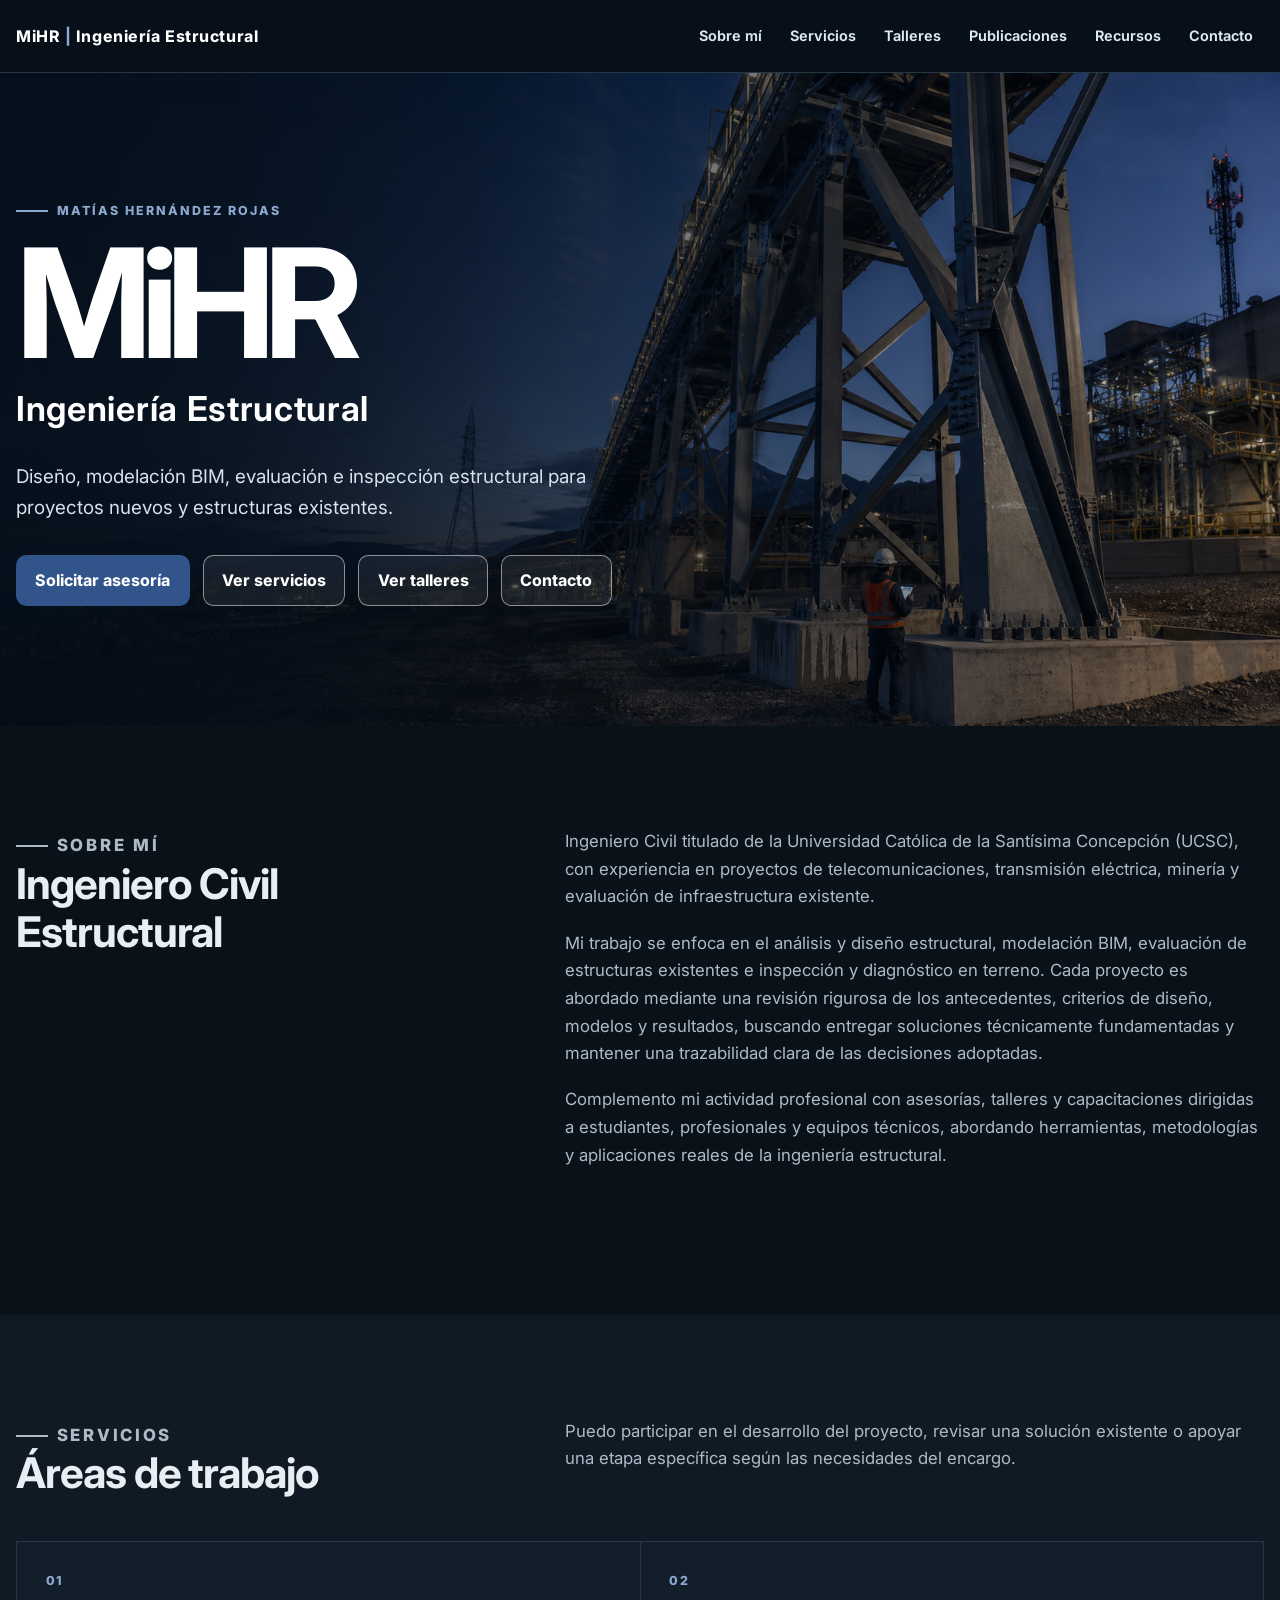
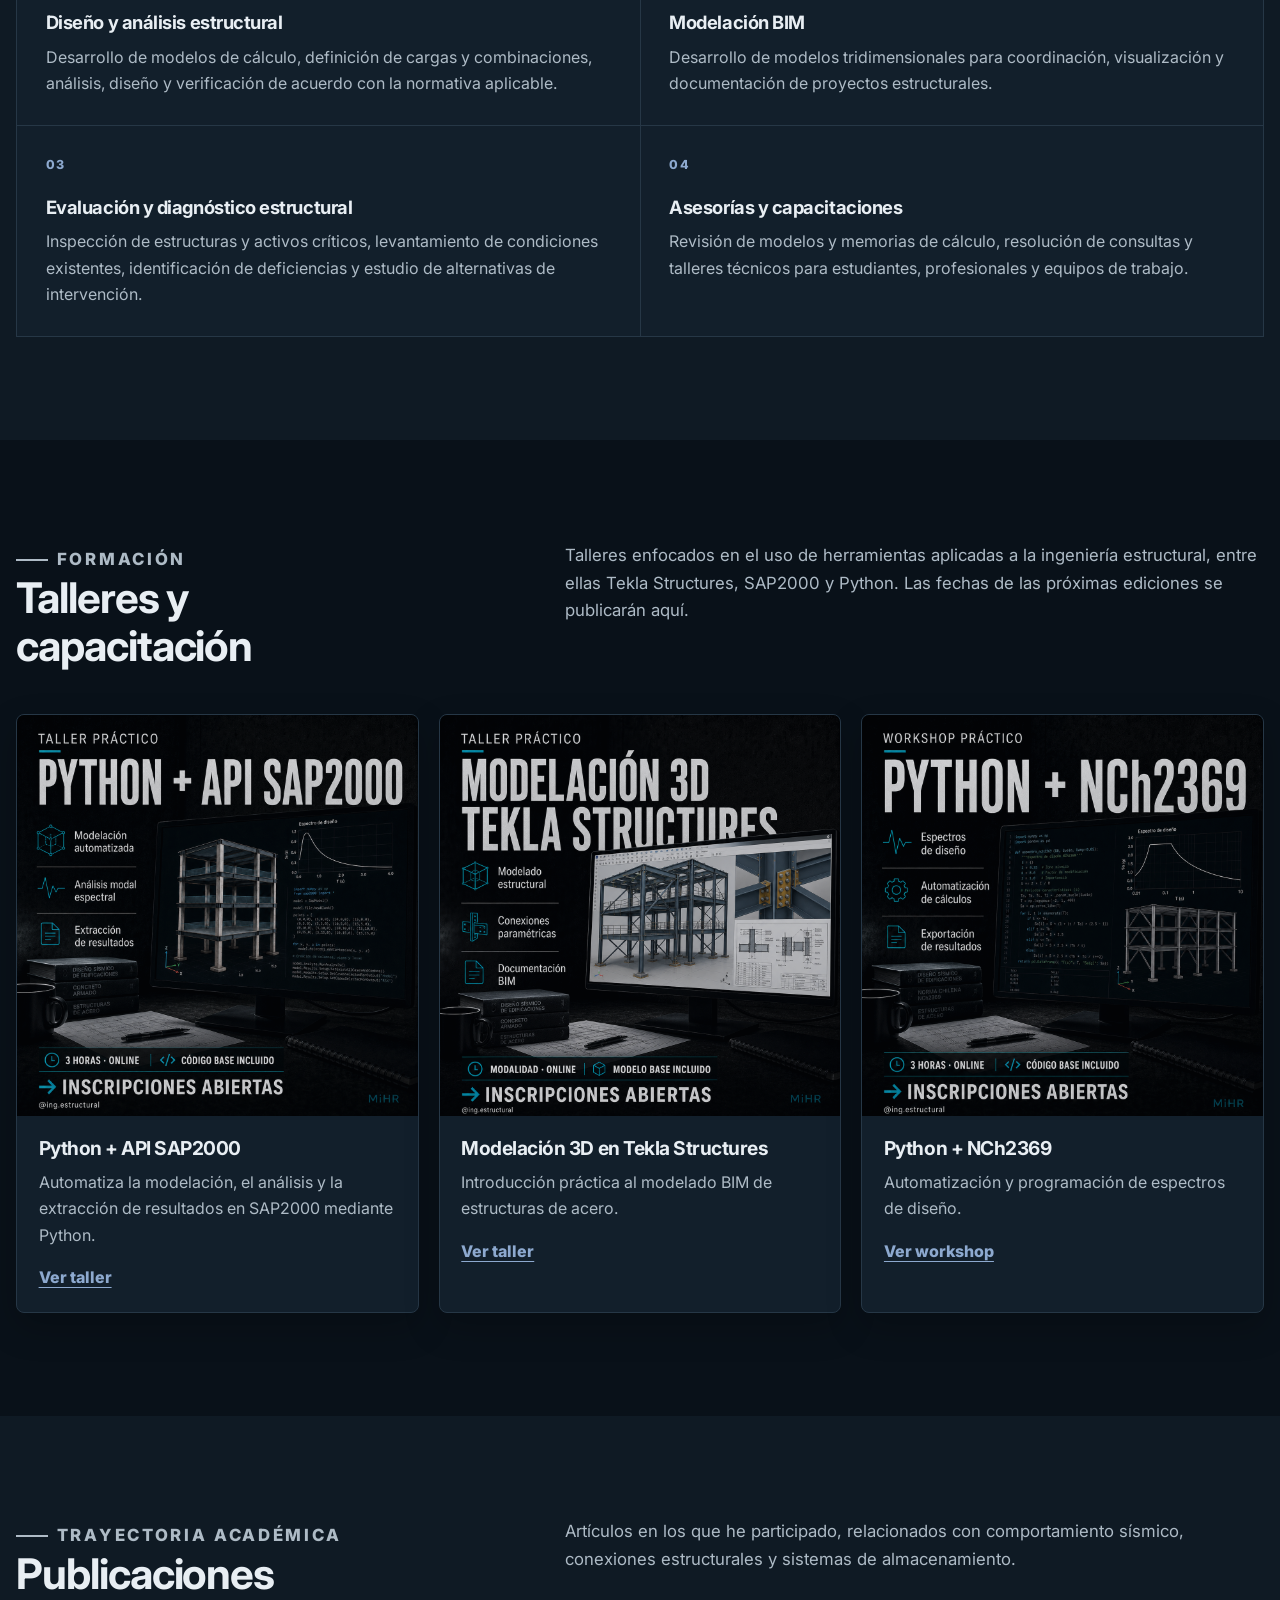
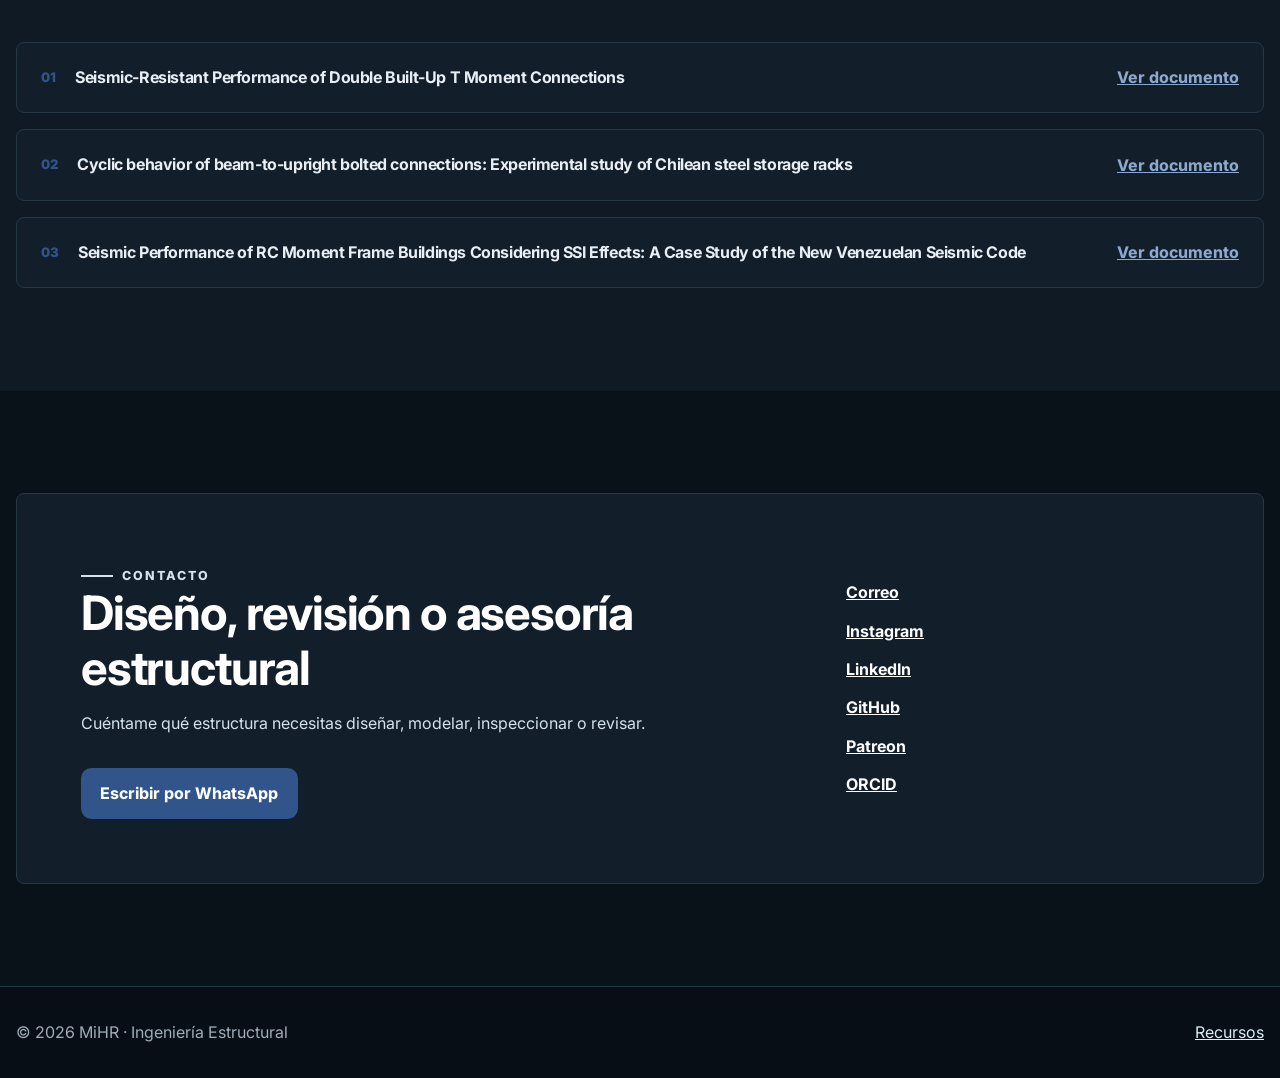
<file: index.html>
<!DOCTYPE html>
<html lang="es">
<head>
  <meta charset="UTF-8"><meta name="viewport" content="width=device-width, initial-scale=1">
  <meta name="description" content="Servicios de ingeniería estructural, asesorías técnicas y capacitación profesional de Matías Hernández Rojas.">
  <title>MiHR | Ingeniería Estructural</title>
  <link rel="preconnect" href="https://fonts.googleapis.com"><link rel="preconnect" href="https://fonts.gstatic.com" crossorigin>
  <link href="https://fonts.googleapis.com/css2?family=Inter:wght@400;600;700;800&display=swap" rel="stylesheet">
  <link rel="stylesheet" href="styles.css">
  <script src="site.js" defer></script>
</head>
<body>
  <a class="skip-link" href="#contenido">Saltar al contenido</a>
  <header class="site-header"><div class="container nav-wrap">
    <a class="brand" href="index.html" aria-label="MiHR Ingeniería Estructural, inicio">MiHR <span>|</span> Ingeniería Estructural</a>
    <button class="menu-toggle" type="button" aria-expanded="false" aria-controls="site-nav">Menú</button>
    <nav class="site-nav" id="site-nav" aria-label="Navegación principal"><a href="#sobre-mi">Sobre mí</a>
      <a href="#servicios">Servicios</a><a href="#talleres">Talleres</a><a href="#publicaciones">Publicaciones</a>
      <a href="recursos.html">Recursos</a><a href="#contacto">Contacto</a>
    </nav>
  </div></header>
  <main id="contenido">
    <section class="hero" aria-labelledby="hero-title">
      <img class="hero-image" src="HERO_ESTRUCTURA.png" alt="Estructura industrial de acero con arriostramientos y conexiones apernadas">
      <div class="container hero-content"><p class="eyebrow">Matías Hernández Rojas</p><h1 id="hero-title">MiHR</h1><p class="hero-role">Ingeniería Estructural</p>
        <p class="hero-lead">Diseño, modelación BIM, evaluación e inspección estructural para proyectos nuevos y estructuras existentes.</p>
        <div class="actions"><a class="button" href="https://api.whatsapp.com/send/?phone=56974076830" target="_blank" rel="noopener noreferrer">Solicitar asesoría</a>
        <a class="button button-secondary" href="#servicios">Ver servicios</a>
        <a class="button button-secondary" href="#talleres">Ver talleres</a>
        <a class="button button-secondary" href="#contacto">Contacto</a>
      </div></div>
    </section>
    <section class="section" id="sobre-mi"><div class="container">
      <div class="section-heading">
        <div><p class="eyebrow">Sobre mí</p><h2>Ingeniero Civil Estructural</h2></div>
        <div class="section-copy">
          <p>Ingeniero Civil titulado de la Universidad Católica de la Santísima Concepción (UCSC), con experiencia en proyectos de telecomunicaciones, transmisión eléctrica, minería y evaluación de infraestructura existente.</p>
          <p>Mi trabajo se enfoca en el análisis y diseño estructural, modelación BIM, evaluación de estructuras existentes e inspección y diagnóstico en terreno. Cada proyecto es abordado mediante una revisión rigurosa de los antecedentes, criterios de diseño, modelos y resultados, buscando entregar soluciones técnicamente fundamentadas y mantener una trazabilidad clara de las decisiones adoptadas.</p>
          <p>Complemento mi actividad profesional con asesorías, talleres y capacitaciones dirigidas a estudiantes, profesionales y equipos técnicos, abordando herramientas, metodologías y aplicaciones reales de la ingeniería estructural.</p>
        </div>
      </div>
    </div></section>
    <section class="section section-muted" id="servicios"><div class="container">
      <div class="section-heading"><div><p class="eyebrow">Servicios</p><h2>Áreas de trabajo</h2></div><p>Puedo participar en el desarrollo del proyecto, revisar una solución existente o apoyar una etapa específica según las necesidades del encargo.</p></div>
      <div class="card-grid">
        <article class="card"><span class="card-number">01</span><h3>Diseño y análisis estructural</h3><p>Desarrollo de modelos de cálculo, definición de cargas y combinaciones, análisis, diseño y verificación de acuerdo con la normativa aplicable.</p></article>
        <article class="card"><span class="card-number">02</span><h3>Modelación BIM</h3><p>Desarrollo de modelos tridimensionales para coordinación, visualización y documentación de proyectos estructurales.</p></article>
        <article class="card"><span class="card-number">03</span><h3>Evaluación y diagnóstico estructural</h3><p>Inspección de estructuras y activos críticos, levantamiento de condiciones existentes, identificación de deficiencias y estudio de alternativas de intervención.</p></article>
        <article class="card"><span class="card-number">04</span><h3>Asesorías y capacitaciones</h3><p>Revisión de modelos y memorias de cálculo, resolución de consultas y talleres técnicos para estudiantes, profesionales y equipos de trabajo.</p></article>
      </div>
    </div></section>
    <section class="section" id="talleres"><div class="container">
      <div class="section-heading"><div><p class="eyebrow">Formación</p><h2>Talleres y capacitación</h2></div><p>Talleres enfocados en el uso de herramientas aplicadas a la ingeniería estructural, entre ellas Tekla Structures, SAP2000 y Python. Las fechas de las próximas ediciones se publicarán aquí.</p></div>
      <div class="workshop-grid">
        <article class="workshop-card"><a href="taller_02.html"><img src="TALLER_02.png" alt="Afiche del taller de API SAP2000"></a><div class="workshop-card-content"><h3>Python + API SAP2000</h3><p>Automatiza la modelación, el análisis y la extracción de resultados en SAP2000 mediante Python.</p><a class="text-link" href="taller_02.html">Ver taller</a></div></article>
        <article class="workshop-card"><a href="taller_01.html"><img src="TALLER_01.png" alt="Afiche del taller de modelación 3D en Tekla Structures"></a><div class="workshop-card-content"><h3>Modelación 3D en Tekla Structures</h3><p>Introducción práctica al modelado BIM de estructuras de acero.</p><a class="text-link" href="taller_01.html">Ver taller</a></div></article>
        <article class="workshop-card"><a href="taller_03.html"><img src="TALLER_03.png" alt="Afiche del workshop de Python y NCh2369"></a><div class="workshop-card-content"><h3>Python + NCh2369</h3><p>Automatización y programación de espectros de diseño.</p><a class="text-link" href="taller_03.html">Ver workshop</a></div></article>
      </div>
    </div></section>
    <section class="section section-muted" id="publicaciones"><div class="container">
      <div class="section-heading"><div><p class="eyebrow">Trayectoria académica</p><h2>Publicaciones</h2></div><p>Artículos en los que he participado, relacionados con comportamiento sísmico, conexiones estructurales y sistemas de almacenamiento.</p></div>
      <div class="publication-list">
        <article class="publication"><span class="publication-index">01</span><h3>Seismic-Resistant Performance of Double Built-Up T Moment Connections</h3><a href="https://ascelibrary.org/doi/10.1061/JSENDH.STENG-13318" target="_blank" rel="noopener noreferrer">Ver documento</a></article>
        <article class="publication"><span class="publication-index">02</span><h3>Cyclic behavior of beam-to-upright bolted connections: Experimental study of Chilean steel storage racks</h3><a href="https://www.sciencedirect.com/science/article/abs/pii/S0141029624018728" target="_blank" rel="noopener noreferrer">Ver documento</a></article>
        <article class="publication"><span class="publication-index">03</span><h3>Seismic Performance of RC Moment Frame Buildings Considering SSI Effects: A Case Study of the New Venezuelan Seismic Code</h3><a href="https://www.mdpi.com/2075-5309/13/7/1694" target="_blank" rel="noopener noreferrer">Ver documento</a></article>
      </div>
    </div></section>
    <section class="section" id="contacto"><div class="container contact-panel">
      <div><p class="eyebrow">Contacto</p><h2>Diseño, revisión o asesoría estructural</h2><p>Cuéntame qué estructura necesitas diseñar, modelar, inspeccionar o revisar.</p><div class="actions"><a class="button button-light" href="https://api.whatsapp.com/send/?phone=56974076830" target="_blank" rel="noopener noreferrer">Escribir por WhatsApp</a></div></div>
      <div class="contact-links"><a href="mailto:mihrsozs@gmail.com">Correo</a>
        <a href="https://www.instagram.com/ing.estructural" target="_blank" rel="noopener noreferrer">Instagram</a>
        <a href="https://www.linkedin.com/in/mihr" target="_blank" rel="noopener noreferrer">LinkedIn</a>
        <a href="https://github.com/mihrsozs" target="_blank" rel="noopener noreferrer">GitHub</a>
        <a href="https://www.patreon.com/c/user?u=80111397" target="_blank" rel="noopener noreferrer">Patreon</a>
        <a href="https://orcid.org/0009-0002-9776-1334" target="_blank" rel="noopener noreferrer">ORCID</a>
      </div>
    </div></section>
  </main>
  <footer class="site-footer"><div class="container footer-wrap"><p>© 2026 MiHR · Ingeniería Estructural</p><p><a href="recursos.html">Recursos</a></p></div></footer>
</body>
</html>
</file>
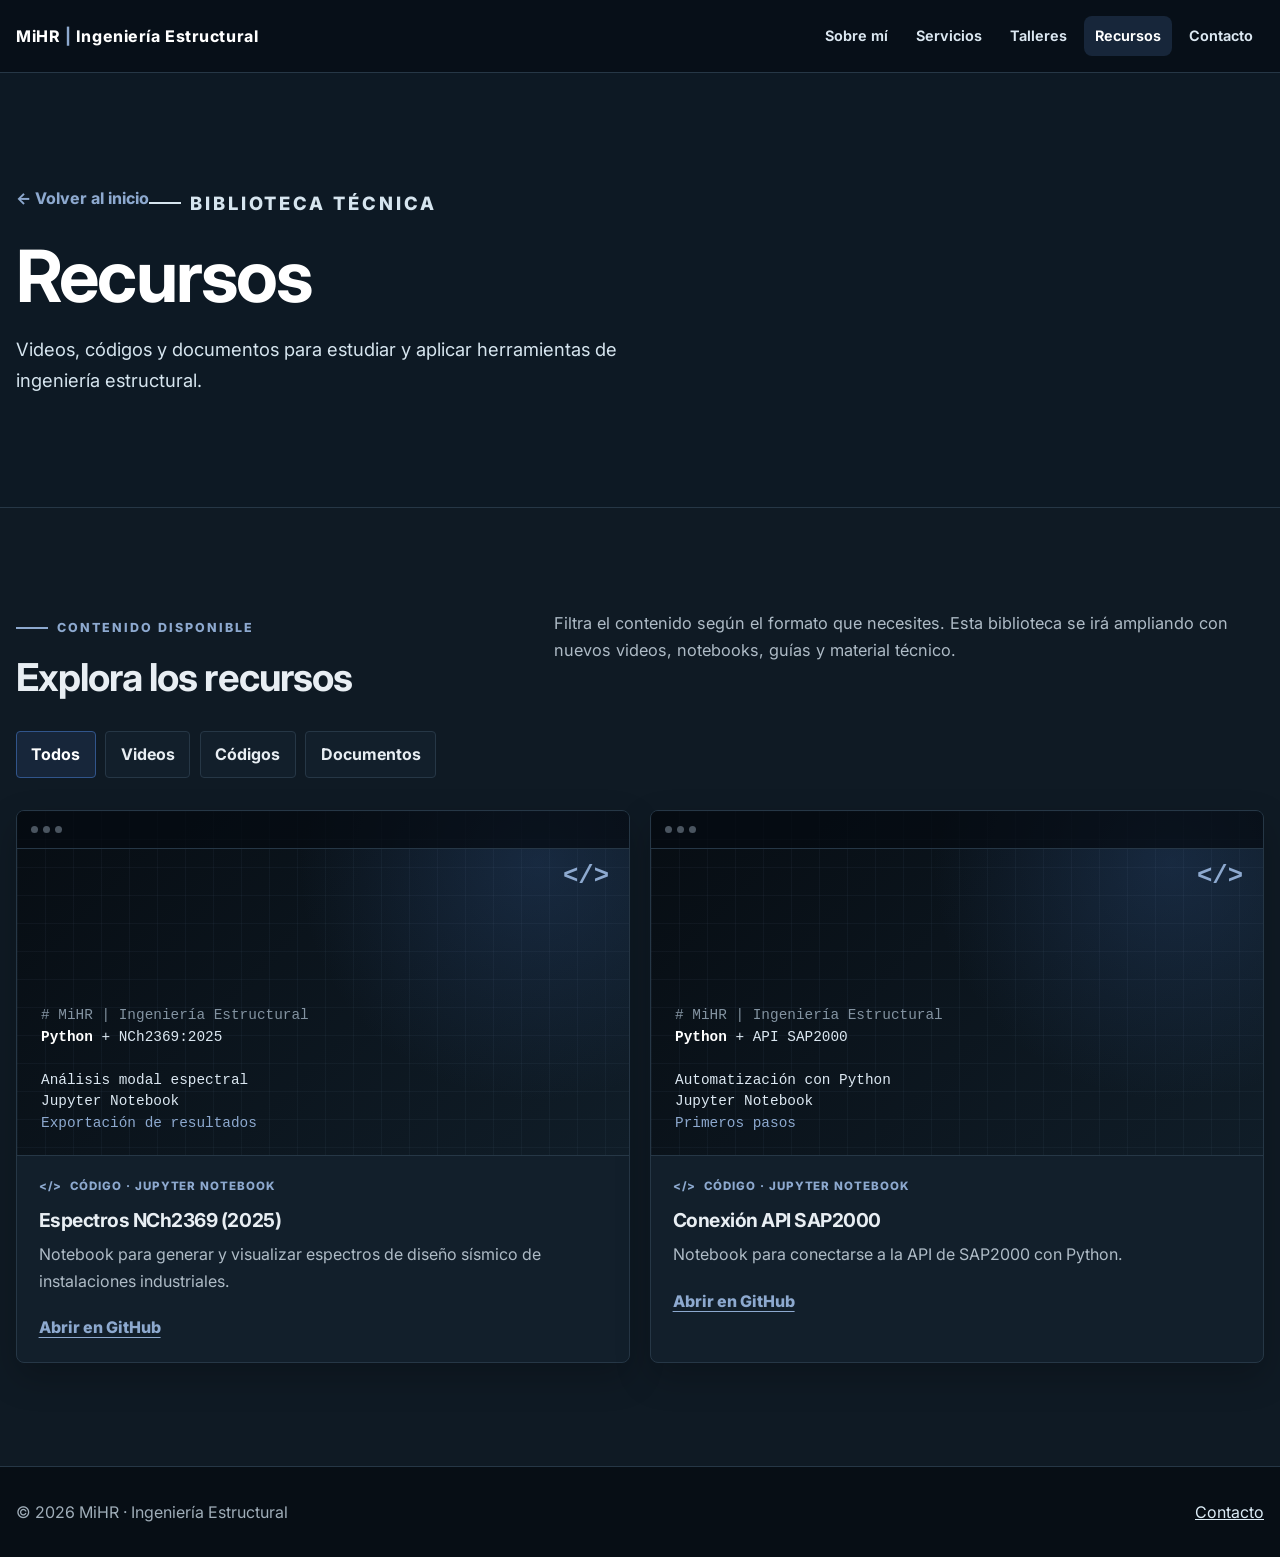
<file: recursos.html>
<!DOCTYPE html>
<html lang="es"><head>
  <meta charset="UTF-8"><meta name="viewport" content="width=device-width, initial-scale=1"><meta name="description" content="Videos, códigos y documentos de ingeniería estructural de MiHR."><title>Recursos | MiHR</title>
  <link rel="preconnect" href="https://fonts.googleapis.com"><link rel="preconnect" href="https://fonts.gstatic.com" crossorigin><link href="https://fonts.googleapis.com/css2?family=Inter:wght@400;600;700;800&display=swap" rel="stylesheet"><link rel="stylesheet" href="styles.css"><script src="site.js" defer></script>
</head><body>
  <a class="skip-link" href="#contenido">Saltar al contenido</a>
  <header class="site-header"><div class="container nav-wrap"><a class="brand" href="index.html">MiHR <span>|</span> Ingeniería Estructural</a><button class="menu-toggle" type="button" aria-expanded="false" aria-controls="site-nav">Menú</button><nav class="site-nav" id="site-nav" aria-label="Navegación principal"><a href="index.html#sobre-mi">Sobre mí</a><a href="index.html#servicios">Servicios</a><a href="index.html#talleres">Talleres</a><a href="recursos.html" aria-current="page">Recursos</a><a href="index.html#contacto">Contacto</a></nav></div></header>
  <main id="contenido">
    <section class="page-hero"><div class="container"><a class="back-link" href="index.html">← Volver al inicio</a><p class="eyebrow">Biblioteca técnica</p><h1>Recursos</h1><p>Videos, códigos y documentos para estudiar y aplicar herramientas de ingeniería estructural.</p></div></section>
    <section class="section section-muted"><div class="container">
      <div class="resource-intro">
        <div><p class="eyebrow">Contenido disponible</p><h2>Explora los recursos</h2></div>
        <p>Filtra el contenido según el formato que necesites. Esta biblioteca se irá ampliando con nuevos videos, notebooks, guías y material técnico.</p>
      </div>

      <div class="resource-filters" role="group" aria-label="Filtrar recursos">
        <button class="filter-button is-active" type="button" data-filter="todos" aria-pressed="true">Todos</button>
        <button class="filter-button" type="button" data-filter="video" aria-pressed="false">Videos</button>
        <button class="filter-button" type="button" data-filter="codigo" aria-pressed="false">Códigos</button>
        <button class="filter-button" type="button" data-filter="documento" aria-pressed="false">Documentos</button>
      </div>

      <div class="resource-grid" id="resource-grid">

        <!-- <article class="resource-card" data-categoria="video">
          <div class="resource-media"><iframe src="https://www.youtube.com/embed/azzVHoiyG0g" title="Diseño paso a paso de una placa base" loading="lazy" allow="accelerometer; autoplay; clipboard-write; encrypted-media; gyroscope; picture-in-picture; web-share" allowfullscreen></iframe></div>
          <div class="resource-card-content">
            <p class="resource-type"><span aria-hidden="true">▶</span> Video · Webinar</p>
            <h2>Diseño paso a paso de una placa base</h2>
            <p>Sesión técnica sobre criterios de diseño, verificaciones y aspectos que conviene revisar al modelar una conexión de placa base.</p>
            <a class="text-link resource-link" href="https://www.youtube.com/watch?v=azzVHoiyG0g" target="_blank" rel="noopener noreferrer">Ver en YouTube</a>
          </div>
        </article> -->

        <article class="resource-card code-card" data-categoria="codigo">
          <div class="code-card-preview" aria-label="Vista previa del recurso de Python">
            <div class="code-filebar"><span class="code-dots" aria-hidden="true"><i></i><i></i><i></i></span><span></span></div>
            <span class="code-symbol" aria-hidden="true">&lt;/&gt;</span>
            <pre aria-hidden="true"><code><span class="code-comment"># MiHR | Ingeniería Estructural</span>
<span class="code-keyword">Python</span> + NCh2369:2025

Análisis modal espectral
Jupyter Notebook
<span class="code-accent">Exportación de resultados</span></code></pre>
          </div>
          <div class="resource-card-content">
            <p class="resource-type"><span aria-hidden="true">&lt;/&gt;</span> Código · Jupyter Notebook</p>
            <h2>Espectros NCh2369 (2025)</h2>
            <p>Notebook para generar y visualizar espectros de diseño sísmico de instalaciones industriales.</p>
            <a class="text-link resource-link" href="https://github.com/mihrsozs/nch2369-spectra-python/blob/main/NCh2369_2025v1.ipynb" target="_blank" rel="noopener noreferrer">Abrir en GitHub</a>
          </div>
        </article>

        <article class="resource-card code-card" data-categoria="codigo">
          <div class="code-card-preview" aria-label="Vista previa del recurso de Python">
            <div class="code-filebar"><span class="code-dots" aria-hidden="true"><i></i><i></i><i></i></span><span></span></div>
            <span class="code-symbol" aria-hidden="true">&lt;/&gt;</span>
            <pre aria-hidden="true"><code><span class="code-comment"># MiHR | Ingeniería Estructural</span>
<span class="code-keyword">Python</span> + API SAP2000

Automatización con Python
Jupyter Notebook
<span class="code-accent">Primeros pasos</span></code></pre>
          </div>
          <div class="resource-card-content">
            <p class="resource-type"><span aria-hidden="true">&lt;/&gt;</span> Código · Jupyter Notebook</p>
            <h2>Conexión API SAP2000</h2>
            <p>Notebook para conectarse a la API de SAP2000 con Python.</p>
            <a class="text-link resource-link" href="https://github.com/mihrsozs/sap2000-python-api/blob/main/API-SAP2000.ipynb" target="_blank" rel="noopener noreferrer">Abrir en GitHub</a>
          </div>
        </article>

      
      </div>

      <p class="resource-empty" data-empty-state role="status" hidden>Aún no hay recursos publicados en esta categoría.</p>
    </div></section>
  </main>
  <footer class="site-footer"><div class="container footer-wrap"><p>© 2026 MiHR · Ingeniería Estructural</p><p><a href="index.html#contacto">Contacto</a></p></div></footer>
  <script>
    const buttons = document.querySelectorAll('[data-filter]');
    const resources = document.querySelectorAll('[data-categoria]');
    const emptyState = document.querySelector('[data-empty-state]');
    buttons.forEach((button) => button.addEventListener('click', () => {
      const filter = button.dataset.filter;
      let visibleResources = 0;
      buttons.forEach((item) => { item.classList.toggle('is-active', item === button); item.setAttribute('aria-pressed', String(item === button)); });
      resources.forEach((resource) => {
        const isVisible = filter === 'todos' || resource.dataset.categoria === filter;
        resource.hidden = !isVisible;
        if (isVisible) visibleResources += 1;
      });
      emptyState.hidden = visibleResources !== 0;
    }));
  </script>
</body></html>
</file>
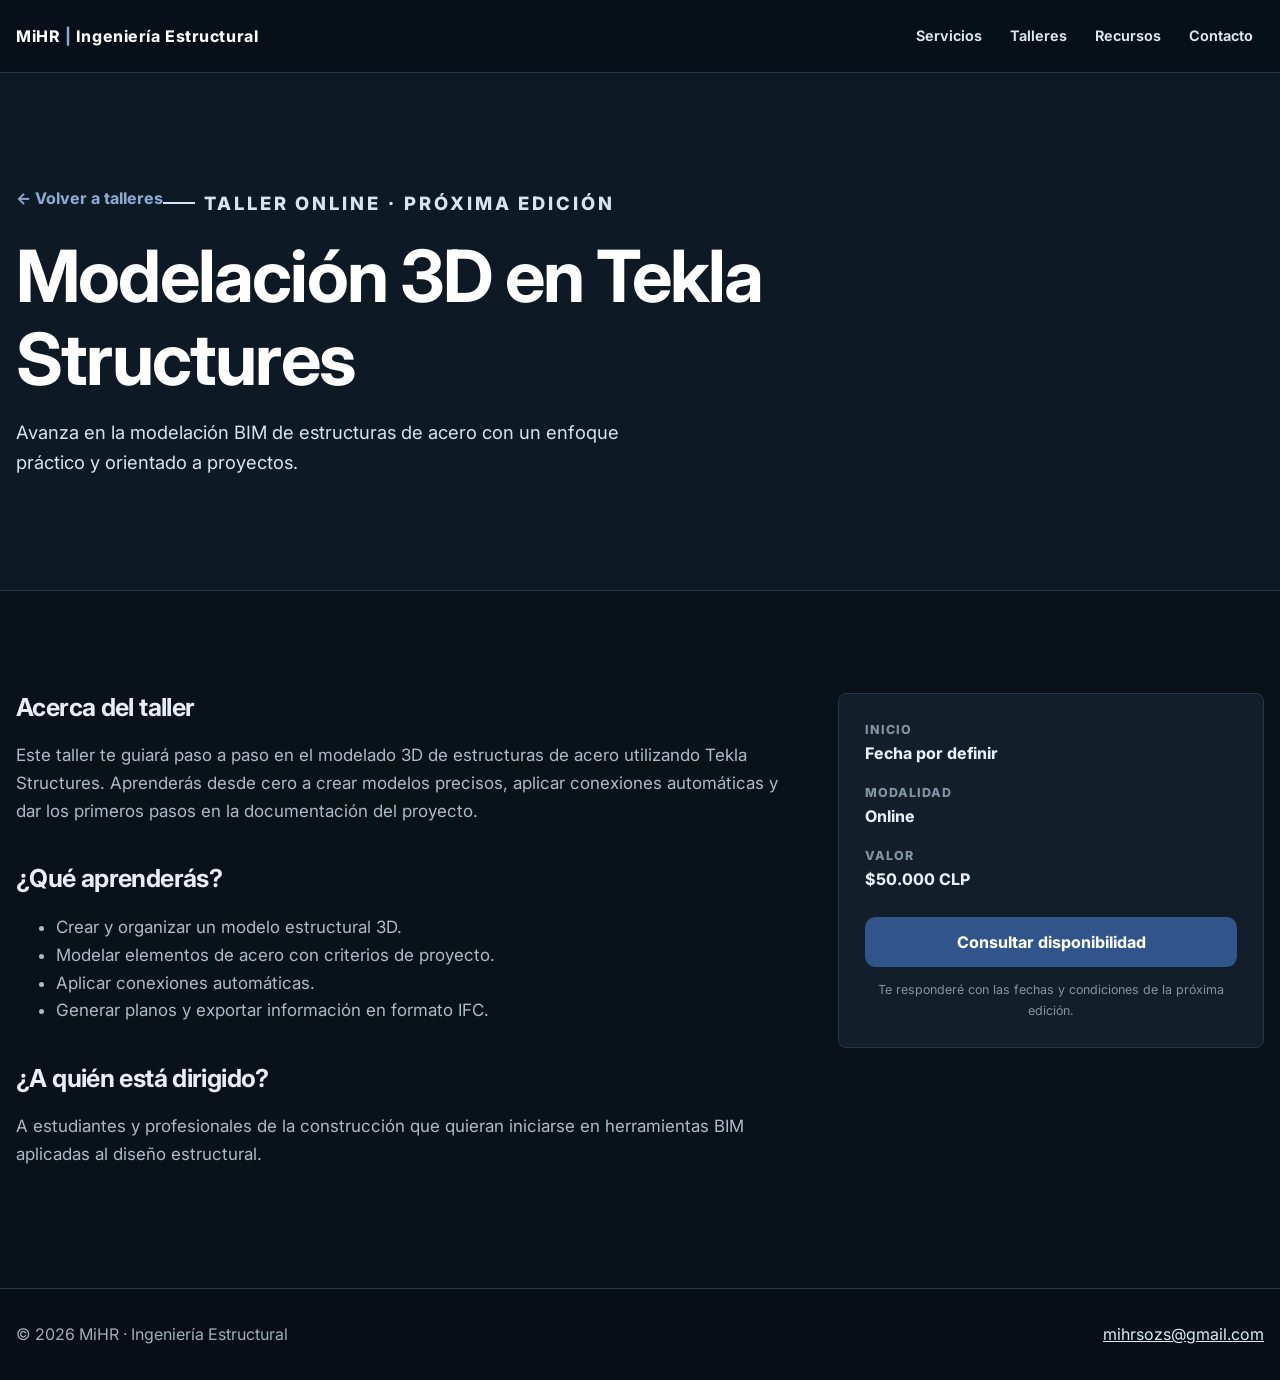
<file: taller_01.html>
<!DOCTYPE html><html lang="es"><head>
  <meta charset="UTF-8"><meta name="viewport" content="width=device-width, initial-scale=1">
  <meta name="description" content="Taller de modelación 3D de estructuras de acero con Tekla Structures.">
  <title>Taller Tekla Structures | MiHR</title>
  <link rel="preconnect" href="https://fonts.googleapis.com"><link rel="preconnect" href="https://fonts.gstatic.com" crossorigin><link href="https://fonts.googleapis.com/css2?family=Inter:wght@400;600;700;800&display=swap" rel="stylesheet"><link rel="stylesheet" href="styles.css"><script src="site.js" defer></script>
</head><body>
  <a class="skip-link" href="#contenido">Saltar al contenido</a>
  <header class="site-header"><div class="container nav-wrap"><a class="brand" href="index.html">MiHR <span>|</span> Ingeniería Estructural</a><button class="menu-toggle" type="button" aria-expanded="false" aria-controls="site-nav">Menú</button><nav class="site-nav" id="site-nav" aria-label="Navegación principal"><a href="index.html#servicios">Servicios</a><a href="index.html#talleres">Talleres</a><a href="recursos.html">Recursos</a><a href="index.html#contacto">Contacto</a></nav></div></header>
  <main id="contenido">
    <section class="page-hero"><div class="container"><a class="back-link" href="index.html#talleres">← Volver a talleres</a><p class="eyebrow">Taller online · Próxima edición</p><h1>Modelación 3D en Tekla Structures</h1><p>Avanza en la modelación BIM de estructuras de acero con un enfoque práctico y orientado a proyectos.</p></div></section>
    <section class="section"><div class="container detail-layout">
      <article class="detail-copy"><h2>Acerca del taller</h2><p>Este taller te guiará paso a paso en el modelado 3D de estructuras de acero utilizando Tekla Structures. Aprenderás desde cero a crear modelos precisos, aplicar conexiones automáticas y dar los primeros pasos en la documentación del proyecto.</p><h2>¿Qué aprenderás?</h2><ul><li>Crear y organizar un modelo estructural 3D.</li><li>Modelar elementos de acero con criterios de proyecto.</li><li>Aplicar conexiones automáticas.</li><li>Generar planos y exportar información en formato IFC.</li></ul><h2>¿A quién está dirigido?</h2><p>A estudiantes y profesionales de la construcción que quieran iniciarse en herramientas BIM aplicadas al diseño estructural.</p></article>
      <aside class="detail-card"><dl><dt>Inicio</dt><dd>Fecha por definir</dd><dt>Modalidad</dt><dd>Online</dd><dt>Valor</dt><dd>$50.000 CLP</dd></dl><a class="button" href="https://api.whatsapp.com/send/?phone=56974076830" target="_blank" rel="noopener noreferrer">Consultar disponibilidad</a><p class="privacy-note">Te responderé con las fechas y condiciones de la próxima edición.</p></aside></div></section></main>
    </div></section>
  </main>
  <footer class="site-footer"><div class="container footer-wrap"><p>© 2026 MiHR · Ingeniería Estructural</p><p><a href="mailto:mihrsozs@gmail.com">mihrsozs@gmail.com</a></p></div></footer>
</body></html>
</file>
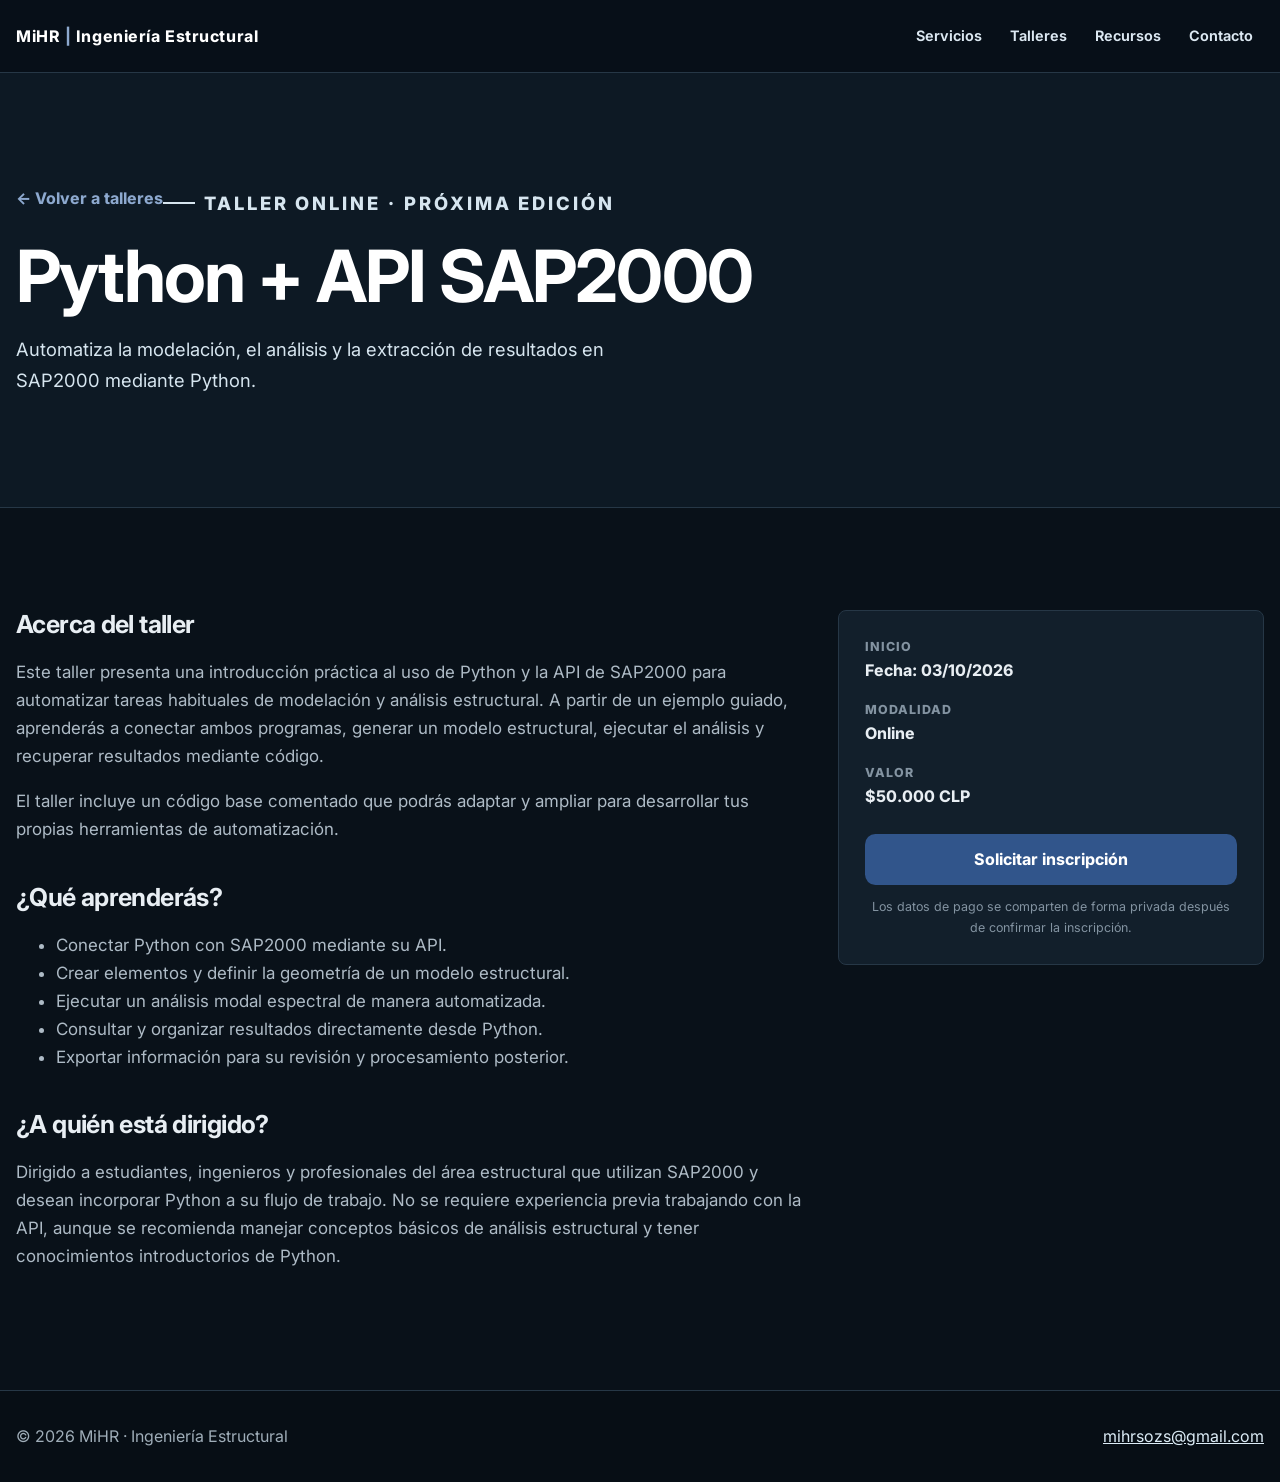
<file: taller_02.html>
<!DOCTYPE html><html lang="es"><head>
  <meta charset="UTF-8"><meta name="viewport" content="width=device-width, initial-scale=1">
  <meta name="description" content="Taller Python + API SAP2000.">
  <title>Taller Python + API SAP2000 | MiHR</title>
  <link rel="preconnect" href="https://fonts.googleapis.com"><link rel="preconnect" href="https://fonts.gstatic.com" crossorigin><link href="https://fonts.googleapis.com/css2?family=Inter:wght@400;600;700;800&display=swap" rel="stylesheet"><link rel="stylesheet" href="styles.css"><script src="site.js" defer></script>
</head><body>
  <a class="skip-link" href="#contenido">Saltar al contenido</a>
  <header class="site-header"><div class="container nav-wrap"><a class="brand" href="index.html">MiHR <span>|</span> Ingeniería Estructural</a><button class="menu-toggle" type="button" aria-expanded="false" aria-controls="site-nav">Menú</button><nav class="site-nav" id="site-nav" aria-label="Navegación principal"><a href="index.html#servicios">Servicios</a><a href="index.html#talleres">Talleres</a><a href="recursos.html">Recursos</a><a href="index.html#contacto">Contacto</a></nav></div></header>
  <main id="contenido">
    <section class="page-hero"><div class="container"><a class="back-link" href="index.html#talleres">← Volver a talleres</a><p class="eyebrow">Taller online · Próxima edición</p><h1>Python + API SAP2000</h1><p>Automatiza la modelación, el análisis y la extracción de resultados en SAP2000 mediante Python.</p></div></section>
    <section class="section"><div class="container detail-layout">
      <article class="detail-copy">
        <h2>Acerca del taller</h2>
        <p>Este taller presenta una introducción práctica al uso de Python y la API de SAP2000 para automatizar tareas habituales de modelación y análisis estructural. A partir de un ejemplo guiado, aprenderás a conectar ambos programas, generar un modelo estructural, ejecutar el análisis y recuperar resultados mediante código. </p> <p>El taller incluye un código base comentado que podrás adaptar y ampliar para desarrollar tus propias herramientas de automatización.</p>
        <h2>¿Qué aprenderás?</h2><ul>
          <li>Conectar Python con SAP2000 mediante su API.</li>
          <li>Crear elementos y definir la geometría de un modelo estructural.</li>
          <li>Ejecutar un análisis modal espectral de manera automatizada.</li>
          <li>Consultar y organizar resultados directamente desde Python.</li>
          <li>Exportar información para su revisión y procesamiento posterior.</li>
        </ul><h2>¿A quién está dirigido?</h2><p>Dirigido a estudiantes, ingenieros y profesionales del área estructural que utilizan SAP2000 y desean incorporar Python a su flujo de trabajo. No se requiere experiencia previa trabajando con la API, aunque se recomienda manejar conceptos básicos de análisis estructural y tener conocimientos introductorios de Python.</p></article>
      <aside class="detail-card"><dl><dt>Inicio</dt><dd>Fecha: 03/10/2026</dd><dt>Modalidad</dt><dd>Online</dd><dt>Valor</dt><dd>$50.000 CLP</dd></dl><a class="button" href="https://docs.google.com/forms/d/e/1FAIpQLSe2CgOH0IaH5A-ecMEH09P37UUyCr6ELe_FkqdK-PgVoEyHIg/viewform?usp=publish-editor" target="_blank" rel="noopener noreferrer">Solicitar inscripción</a><p class="privacy-note">Los datos de pago se comparten de forma privada después de confirmar la inscripción.</p></aside>
    </div></section>
  </main>
  <footer class="site-footer"><div class="container footer-wrap"><p>© 2026 MiHR · Ingeniería Estructural</p><p><a href="mailto:mihrsozs@gmail.com">mihrsozs@gmail.com</a></p></div></footer>
</body></html>
</file>
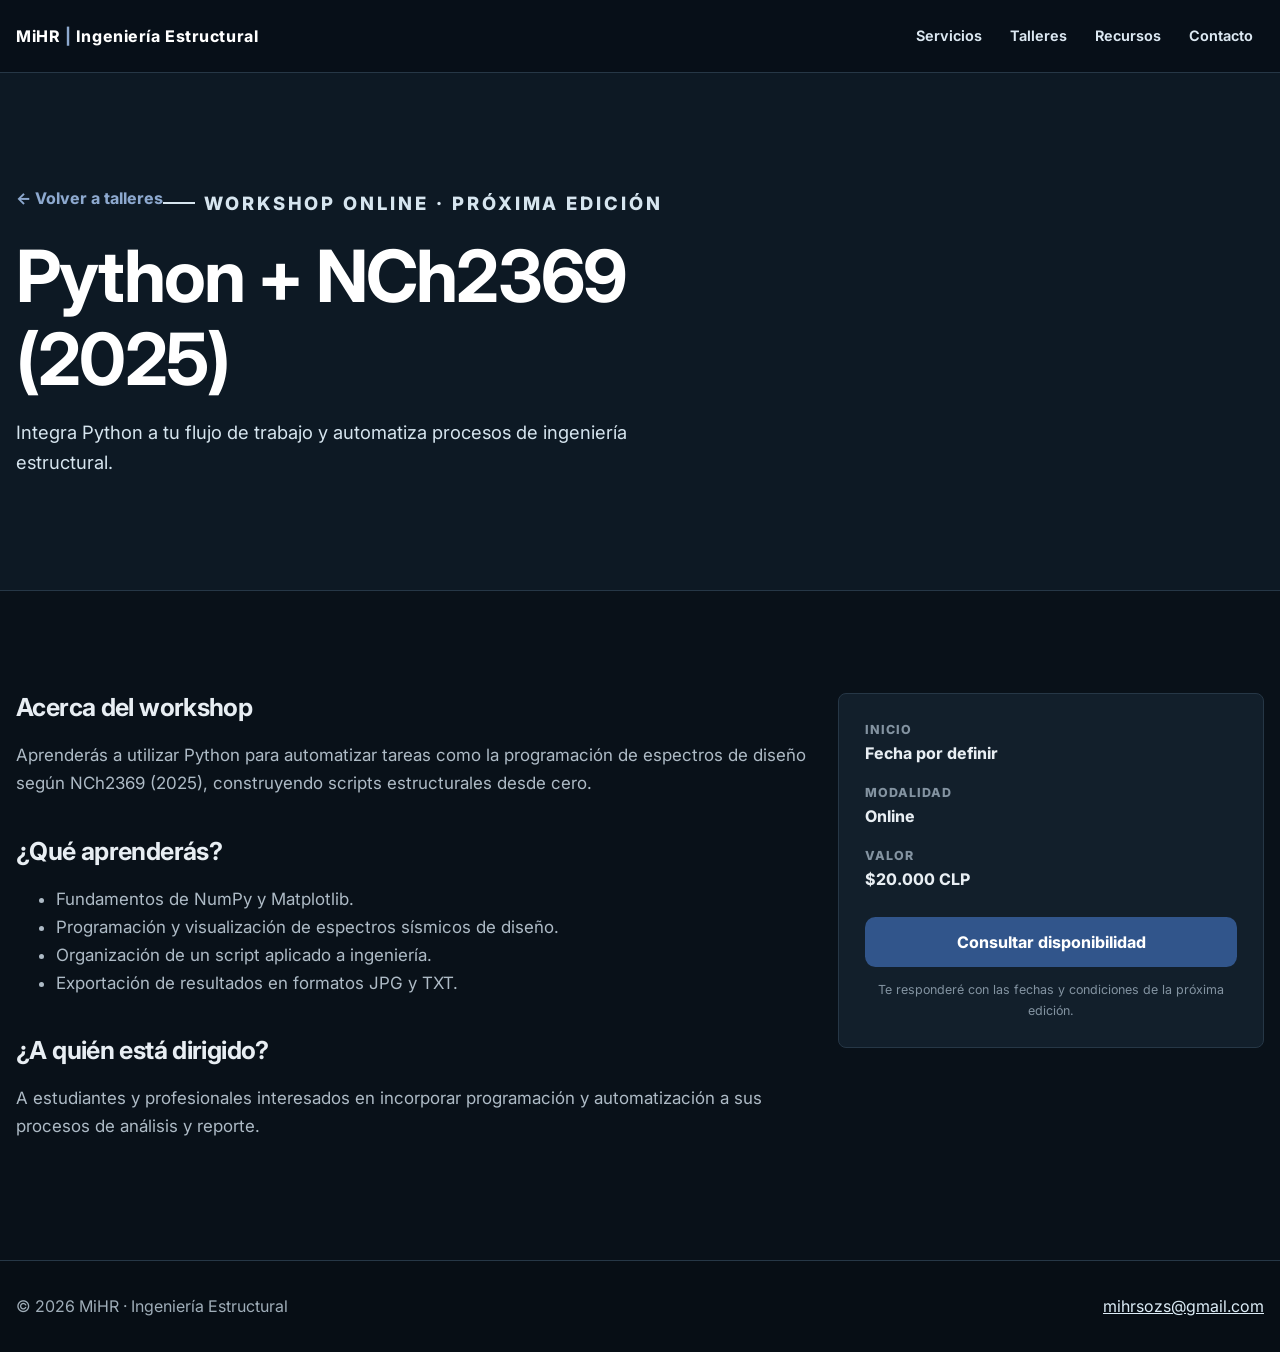
<file: taller_03.html>
<!DOCTYPE html><html lang="es"><head>
  <meta charset="UTF-8"><meta name="viewport" content="width=device-width, initial-scale=1"><meta name="description" content="Workshop de Python aplicado a la automatización de espectros de diseño según NCh2369."><title>Workshop Python + NCh2369 | MiHR</title>
  <link rel="preconnect" href="https://fonts.googleapis.com"><link rel="preconnect" href="https://fonts.gstatic.com" crossorigin><link href="https://fonts.googleapis.com/css2?family=Inter:wght@400;600;700;800&display=swap" rel="stylesheet"><link rel="stylesheet" href="styles.css"><script src="site.js" defer></script>
</head><body>
  <a class="skip-link" href="#contenido">Saltar al contenido</a><header class="site-header"><div class="container nav-wrap"><a class="brand" href="index.html">MiHR <span>|</span> Ingeniería Estructural</a><button class="menu-toggle" type="button" aria-expanded="false" aria-controls="site-nav">Menú</button><nav class="site-nav" id="site-nav" aria-label="Navegación principal"><a href="index.html#servicios">Servicios</a><a href="index.html#talleres">Talleres</a><a href="recursos.html">Recursos</a><a href="index.html#contacto">Contacto</a></nav></div></header>
  <main id="contenido"><section class="page-hero"><div class="container"><a class="back-link" href="index.html#talleres">← Volver a talleres</a><p class="eyebrow">Workshop online · Próxima edición</p><h1>Python + NCh2369 (2025)</h1><p>Integra Python a tu flujo de trabajo y automatiza procesos de ingeniería estructural.</p></div></section>
  <section class="section"><div class="container detail-layout"><article class="detail-copy"><h2>Acerca del workshop</h2><p>Aprenderás a utilizar Python para automatizar tareas como la programación de espectros de diseño según NCh2369 (2025), construyendo scripts estructurales desde cero.</p><h2>¿Qué aprenderás?</h2><ul><li>Fundamentos de NumPy y Matplotlib.</li><li>Programación y visualización de espectros sísmicos de diseño.</li><li>Organización de un script aplicado a ingeniería.</li><li>Exportación de resultados en formatos JPG y TXT.</li></ul><h2>¿A quién está dirigido?</h2><p>A estudiantes y profesionales interesados en incorporar programación y automatización a sus procesos de análisis y reporte.</p></article>
  <aside class="detail-card"><dl><dt>Inicio</dt><dd>Fecha por definir</dd><dt>Modalidad</dt><dd>Online</dd><dt>Valor</dt><dd>$20.000 CLP</dd></dl><a class="button" href="https://api.whatsapp.com/send/?phone=56974076830" target="_blank" rel="noopener noreferrer">Consultar disponibilidad</a><p class="privacy-note">Te responderé con las fechas y condiciones de la próxima edición.</p></aside></div></section></main>
  <footer class="site-footer"><div class="container footer-wrap"><p>© 2026 MiHR · Ingeniería Estructural</p><p><a href="mailto:mihrsozs@gmail.com">mihrsozs@gmail.com</a></p></div></footer>
</body></html>
</file>
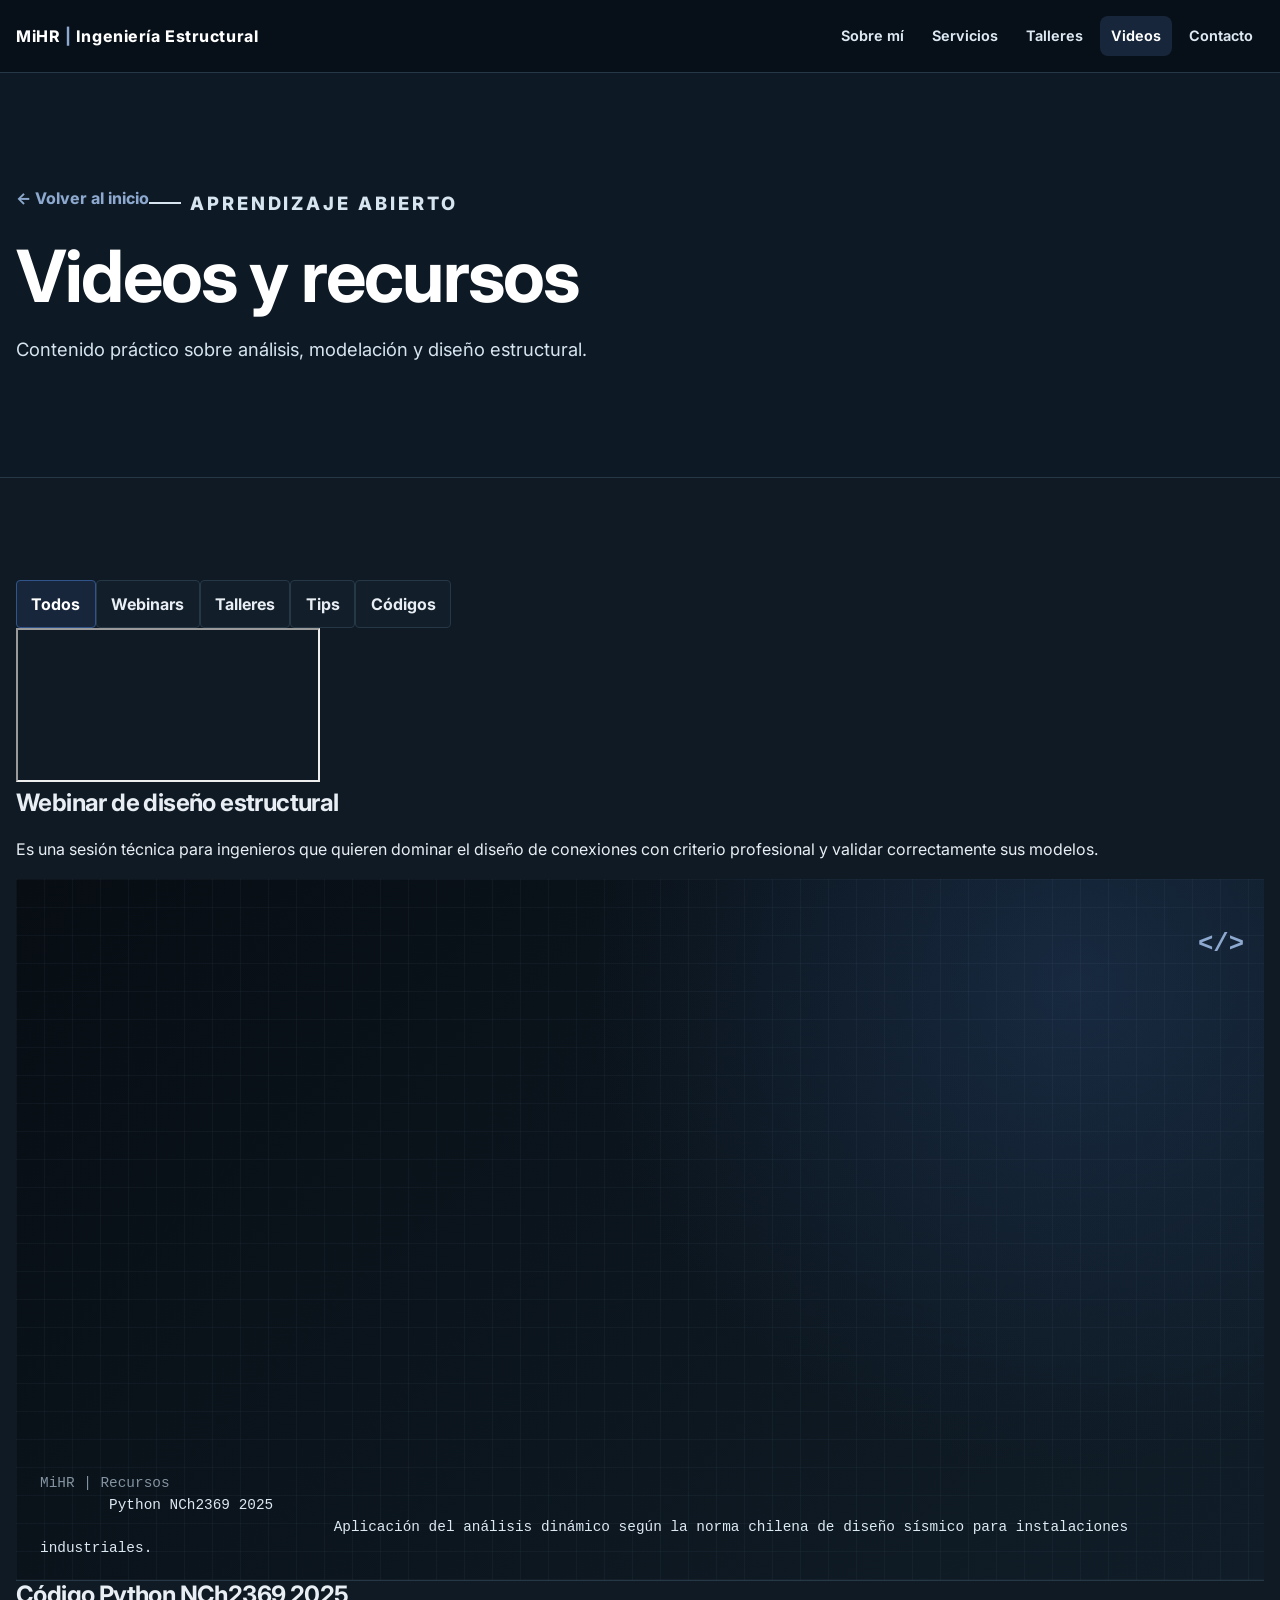
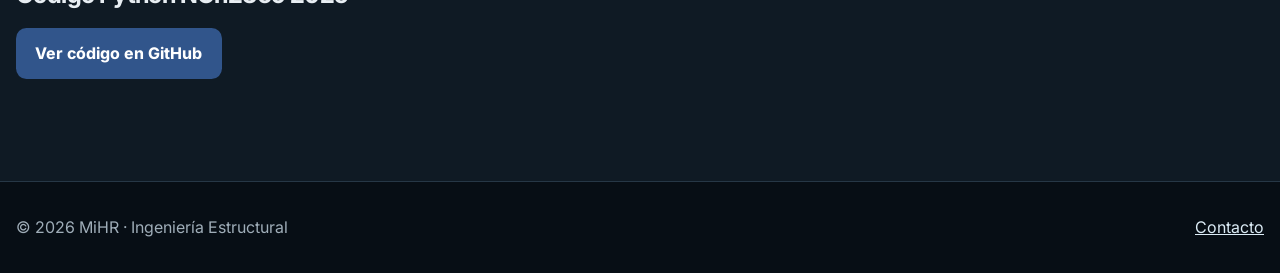
<file: videos.html>
<!DOCTYPE html>
<html lang="es"><head>
  <meta charset="UTF-8"><meta name="viewport" content="width=device-width, initial-scale=1"><meta name="description" content="Videos, talleres y recursos de ingeniería estructural de MiHR."><title>Videos y recursos | MiHR</title>
  <link rel="preconnect" href="https://fonts.googleapis.com"><link rel="preconnect" href="https://fonts.gstatic.com" crossorigin><link href="https://fonts.googleapis.com/css2?family=Inter:wght@400;600;700;800&display=swap" rel="stylesheet"><link rel="stylesheet" href="styles.css"><script src="site.js" defer></script>
</head><body>
  <a class="skip-link" href="#contenido">Saltar al contenido</a>
  <header class="site-header"><div class="container nav-wrap"><a class="brand" href="index.html">MiHR <span>|</span> Ingeniería Estructural</a><button class="menu-toggle" type="button" aria-expanded="false" aria-controls="site-nav">Menú</button><nav class="site-nav" id="site-nav" aria-label="Navegación principal"><a href="index.html#sobre-mi">Sobre mí</a><a href="index.html#servicios">Servicios</a><a href="index.html#talleres">Talleres</a><a href="videos.html" aria-current="page">Videos</a><a href="index.html#contacto">Contacto</a></nav></div></header>
  <main id="contenido">
    <section class="page-hero"><div class="container"><a class="back-link" href="index.html">← Volver al inicio</a><p class="eyebrow">Aprendizaje abierto</p><h1>Videos y recursos</h1><p>Contenido práctico sobre análisis, modelación y diseño estructural.</p></div></section>
    <section class="section section-muted"><div class="container">
      <div class="video-filters" role="group" aria-label="Filtrar videos"><button class="filter-button is-active" type="button" data-filter="todos" aria-pressed="true">Todos</button><button class="filter-button" type="button" data-filter="webinar" aria-pressed="false">Webinars</button><button class="filter-button" type="button" data-filter="taller" aria-pressed="false">Talleres</button><button class="filter-button" type="button" data-filter="tips" aria-pressed="false">Tips</button><button class="filter-button" data-filter="codigo">Códigos</button></div>
      <div class="video-grid">
        <article class="video-card" data-categoria="webinar"><iframe src="https://www.youtube.com/embed/azzVHoiyG0g" title="Webinar de diseño placa base" loading="lazy" allowfullscreen></iframe><div class="video-card-content">
          <h2>Webinar de diseño estructural</h2>
          <p>Es una sesión técnica para ingenieros que quieren dominar el diseño de conexiones con criterio profesional y validar correctamente sus modelos.</p></div></article>
        <article class="video-card code-card" data-categoria="codigo">
          <div class="code-card-preview">
            <span class="code-symbol">&lt;/&gt;</span>

            <pre><code><span class="code-comment">MiHR | Recursos</span>
        Python NCh2369 2025
                                  Aplicación del análisis dinámico según la norma chilena de diseño sísmico para instalaciones industriales.</code></pre></div>

          <div class="video-card-content">
            <h2>Código Python NCh2369 2025</h2>

            <p>
            </p>

            <a
              class="button code-card-button"
              href="https://github.com/mihrsozs/nch2369-spectra-python/blob/main/NCh2369_2025v1.ipynb"
              target="_blank"
              rel="noopener noreferrer"
            >
              Ver código en GitHub
            </a>
          </div>
        </article>

      </div>
    </div></section>
  </main>
  <footer class="site-footer"><div class="container footer-wrap"><p>© 2026 MiHR · Ingeniería Estructural</p><p><a href="index.html#contacto">Contacto</a></p></div></footer>
  <script>
    const buttons = document.querySelectorAll('[data-filter]');
    const videos = document.querySelectorAll('[data-categoria]');
    buttons.forEach((button) => button.addEventListener('click', () => {
      const filter = button.dataset.filter;
      buttons.forEach((item) => { item.classList.toggle('is-active', item === button); item.setAttribute('aria-pressed', String(item === button)); });
      videos.forEach((video) => { video.hidden = filter !== 'todos' && video.dataset.categoria !== filter; });
    }));
  </script>
</body></html>
</file>
<file: styles.css>
:root {
  --ink: #e8eef3; --ink-soft: #aebbc6; --blue: #31558b; --blue-dark: #8da9cf;
  --blue-pale: #17263a; --steel: #8393a1; --line: #263746; --paper: #091119;
  --surface: #0f1a24; --surface-raised: #121f2b; --shadow: 0 14px 35px rgba(0,0,0,.22);
  --radius: 8px; --max-width: 1320px;
}
* { box-sizing: border-box; }
html { scroll-behavior: smooth; }
body { margin: 0; overflow-x: hidden; background: var(--paper); color: var(--ink); font-family: Inter,"Segoe UI",Arial,sans-serif; line-height: 1.65; -webkit-font-smoothing: antialiased; }
img { display: block; max-width: 100%; }
a { color: var(--blue-dark); }
a:focus-visible, button:focus-visible { outline: 3px solid var(--blue-dark); outline-offset: 3px; }
.skip-link { position: fixed; left: 1rem; top: -5rem; z-index: 100; padding: .75rem 1rem; border-radius: .5rem; background: var(--paper); color: var(--ink); }
.skip-link:focus { top: 1rem; }
.container { width: min(calc(100% - 2rem), var(--max-width)); margin-inline: auto; }
.site-header { position: sticky; top: 0; z-index: 50; border-bottom: 1px solid var(--line); background: rgba(8,16,24,.96); backdrop-filter: blur(12px); }
.nav-wrap { min-height: 72px; display: flex; align-items: center; justify-content: space-between; gap: 1.5rem; }
.brand { color: #fff; font-weight: 750; letter-spacing: .035em; text-decoration: none; white-space: nowrap; }
.brand span { color: var(--blue-dark); }
.menu-toggle { display: none; min-height: 42px; align-items: center; justify-content: center; padding: .55rem .8rem; border: 1px solid var(--line); border-radius: .55rem; background: var(--surface-raised); color: #fff; cursor: pointer; font: inherit; font-size: .84rem; font-weight: 750; }
.menu-toggle:hover { border-color: var(--blue-dark); background: var(--blue-pale); }
.site-nav { display: flex; align-items: center; justify-content: flex-end; gap: .35rem; flex-wrap: wrap; }
.site-nav a { padding: .5rem .7rem; border-radius: .5rem; color: #dce8f2; font-size: .9rem; font-weight: 650; text-decoration: none; white-space: nowrap; }
.site-nav a:hover, .site-nav a[aria-current="page"] { background: var(--blue-pale); color: #fff; }
.hero { position: relative; min-height: 610px; display: grid; align-items: center; overflow: hidden; background: #07121e; color: #fff; }
.hero::before { content: ""; position: absolute; inset: 0; background: linear-gradient(90deg,rgba(4,14,24,.78) 0%,rgba(4,14,24,.42) 48%,rgba(4,14,24,.12) 100%); z-index: 1; }
.hero-image { position: absolute; inset: 0; width: 100%; height: 100%; object-fit: cover; opacity: .86; }
.hero-content { position: relative; z-index: 2; width: min(calc(100% - 2rem),var(--max-width)); max-width: var(--max-width); margin-inline: auto; padding-block: 7.5rem; }
.eyebrow { display: inline-flex; align-items: center; gap: .55rem; margin: 0 0 1rem; color: var(--blue-dark); font-size: .78rem; font-weight: 800; letter-spacing: .16em; text-transform: uppercase; }
.eyebrow::before { content: ""; width: 2rem; height: 2px; background: currentColor; }
h1,h2,h3 { margin-top: 0; line-height: 1.15; letter-spacing: -.025em; }
.hero h1 { max-width: 680px; margin-bottom: .15rem; font-size: clamp(5.2rem,12vw,9.5rem); letter-spacing: -.075em; line-height: .88; }
.hero-role { margin: .65rem 0 1.4rem; color: #fff; font-size: clamp(1.4rem,3vw,2.15rem); font-weight: 650; letter-spacing: .02em; }
.hero-lead { max-width: 620px; margin: 0; color: #d6e3ed; font-size: clamp(1.02rem,1.8vw,1.18rem); }
.actions { display: flex; gap: .8rem; flex-wrap: wrap; margin-top: 2rem; }
.button { display: inline-flex; min-height: 48px; align-items: center; justify-content: center; padding: .7rem 1.15rem; border: 1px solid transparent; border-radius: .65rem; background: var(--blue); color: #fff; font-weight: 750; text-decoration: none; transition: transform 160ms ease,background 160ms ease,border-color 160ms ease; }
.button:hover { background: #27446f; transform: translateY(-2px); }
.button-secondary { border-color: rgba(255,255,255,.5); background: rgba(255,255,255,.07); }
.button-secondary:hover { background: rgba(255,255,255,.15); }
.button-light { background: var(--blue); color: #fff; }
.button-light:hover { background: #27446f; }
.section { padding: clamp(4.5rem,8vw,7.5rem) 0; scroll-margin-top: 70px; }
.section-muted { background: var(--surface); }
.section-heading { display: grid; grid-template-columns: minmax(0,.82fr) minmax(0,1.18fr); gap: clamp(2rem,5vw,5rem); align-items: start; margin-bottom: 2.7rem; }
.section-heading > * { min-width: 0; }
.section-heading h2 { margin-bottom: 0; max-width: 13ch; font-size: clamp(1.95rem,3.3vw,3rem); overflow-wrap: break-word; }
.section-heading p { margin: 0; color: var(--ink-soft); font-size: 1.05rem; }
.section-copy { min-width: 0; max-width: 760px; color: var(--ink-soft); font-size: 1.05rem; }
.section-copy p { margin: 0 0 1.15rem; }
.section-copy p:last-child { margin-bottom: 0; }
.about-copy { font-size: 1.07rem; color: var(--ink-soft); }
.about-copy p:first-child { margin-top: 0; }
.about-copy-wide { max-width: 830px; }
.card-grid { display: grid; grid-template-columns: repeat(2,minmax(0,1fr)); gap: 1px; border: 1px solid var(--line); background: var(--line); }
.card { min-width: 0; padding: 1.8rem; background: var(--surface-raised); overflow-wrap: break-word; }
.card-number { display: block; margin-bottom: 1.3rem; color: var(--blue-dark); font-size: .78rem; font-weight: 800; letter-spacing: .12em; }
.card h3 { margin-bottom: .65rem; font-size: 1.15rem; }
.card p { margin: 0; color: var(--ink-soft); }
.workshop-grid { display: grid; grid-template-columns: repeat(3,minmax(0,1fr)); gap: 1.25rem; }
.workshop-card { overflow: hidden; border: 1px solid var(--line); border-radius: var(--radius); background: var(--surface-raised); box-shadow: var(--shadow); }
.workshop-card img { width: 100%; aspect-ratio: 1; object-fit: cover; opacity: .88; }
.workshop-card img:hover { opacity: 1; }
.workshop-card-content { padding: 1.35rem; }
.workshop-card h3 { margin-bottom: .6rem; font-size: 1.2rem; }
.workshop-card p { margin: 0 0 1rem; color: var(--ink-soft); }
.text-link { font-weight: 800; text-decoration-thickness: 1px; text-underline-offset: 4px; }
.publication-list { display: grid; gap: 1rem; }
.publication { display: grid; grid-template-columns: auto minmax(0,1fr) auto; gap: 1.2rem; align-items: center; padding: 1.35rem 1.5rem; border: 1px solid var(--line); border-radius: var(--radius); background: var(--surface-raised); }
.publication-index { color: var(--blue); font-size: .82rem; font-weight: 850; }
.publication h3 { margin: 0; font-size: 1rem; line-height: 1.45; }
.publication a { white-space: nowrap; font-weight: 750; }
.contact-panel { position: relative; overflow: hidden; display: grid; grid-template-columns: 1.35fr .65fr; gap: 2rem; align-items: center; padding: clamp(2rem,5vw,4rem); border: 1px solid var(--line); border-radius: var(--radius); background: var(--surface-raised); color: #fff; }
.contact-panel::after { content: none; }
.contact-panel>* { position: relative; z-index: 1; }
.contact-panel h2 { margin-bottom: .9rem; font-size: clamp(2rem,3.7vw,3.1rem); overflow-wrap: break-word; }
.contact-panel p { margin: 0; color: #d3e3ee; }
.contact-links { display: grid; gap: .75rem; }
.contact-links a { color: #fff; font-weight: 700; }
.site-footer { padding: 2rem 0; border-top: 1px solid var(--line); background: #070e15; color: #9fadb8; }
.footer-wrap { display: flex; align-items: center; justify-content: space-between; gap: 1rem; flex-wrap: wrap; }
.footer-wrap p { margin: 0; }
.footer-wrap a { color: #dcecf6; }
.page-hero { padding: clamp(4rem,9vw,7rem) 0; border-bottom: 1px solid var(--line); background: #0d1924; color: #fff; }
.page-hero h1 { max-width: 820px; margin-bottom: 1rem; font-size: clamp(2.4rem,6vw,4.5rem); }
.page-hero p { max-width: 650px; margin: 0; color: #d6e5ef; font-size: 1.15rem; }
.back-link { display: inline-block; margin-bottom: 1.5rem; color: var(--blue-dark); font-weight: 750; text-decoration: none; }
.detail-layout { display: grid; grid-template-columns: minmax(0,1.3fr) minmax(270px,.7fr); gap: 2rem; align-items: start; }
.detail-copy { color: var(--ink-soft); font-size: 1.06rem; }
.detail-copy h2 { margin-top: 2.4rem; color: var(--ink); font-size: 1.55rem; }
.detail-copy h2:first-child { margin-top: 0; }
.detail-card { position: sticky; top: 96px; padding: 1.6rem; border: 1px solid var(--line); border-radius: var(--radius); background: var(--surface-raised); }
.detail-card dl { margin: 0 0 1.5rem; }
.detail-card dt { color: var(--steel); font-size: .78rem; font-weight: 800; letter-spacing: .08em; text-transform: uppercase; }
.detail-card dd { margin: 0 0 1rem; font-weight: 750; }
.detail-card .button { width: 100%; text-align: center; }
.privacy-note { margin: .8rem 0 0; color: var(--steel); font-size: .78rem; text-align: center; }
.resource-intro { display: grid; grid-template-columns: minmax(0,.8fr) minmax(0,1.2fr); gap: clamp(2rem,5vw,5rem); align-items: start; margin-bottom: 2rem; }
.resource-intro h2 { margin: 0; font-size: clamp(1.8rem,3vw,2.6rem); }
.resource-intro > p { max-width: 700px; margin: 0; color: var(--ink-soft); font-size: 1.02rem; }
.resource-filters { display: flex; gap: .6rem; flex-wrap: wrap; margin-bottom: 2rem; }
.filter-button { padding: .6rem .9rem; border: 1px solid var(--line); border-radius: 4px; background: var(--surface-raised); color: var(--ink); cursor: pointer; font: inherit; font-weight: 700; }
.filter-button:hover,.filter-button.is-active { border-color: var(--blue); background: var(--blue-pale); color: #fff; }
.resource-grid { display: grid; grid-template-columns: repeat(auto-fit,minmax(min(100%,360px),1fr)); gap: 1.25rem; align-items: stretch; }
.resource-card { min-width: 0; overflow: hidden; display: flex; flex-direction: column; border: 1px solid var(--line); border-radius: var(--radius); background: var(--surface-raised); box-shadow: var(--shadow); }
.resource-media { aspect-ratio: 16/9; border-bottom: 1px solid var(--line); background: #070e15; }
.resource-media iframe { display: block; width: 100%; height: 100%; border: 0; }
.resource-card-content { display: flex; flex: 1; flex-direction: column; padding: 1.35rem; }
.resource-card h2 { margin-bottom: .65rem; font-size: 1.2rem; }
.resource-card p { margin: 0; color: var(--ink-soft); }
.resource-type { display: flex; align-items: center; gap: .45rem; margin-bottom: .8rem !important; color: var(--blue-dark) !important; font-size: .72rem; font-weight: 800; letter-spacing: .08em; text-transform: uppercase; }
.resource-link { align-self: flex-start; margin-top: 1.25rem; }
.resource-card[hidden] { display: none; }
.resource-empty { margin: 0; padding: 2rem; border: 1px dashed var(--line); border-radius: var(--radius); color: var(--ink-soft); text-align: center; }
.resource-empty[hidden] { display: none; }
@media (max-width: 900px) {
  .nav-wrap { align-items: flex-start; padding-block: .85rem; }
  .site-nav { max-width: 520px; }
  .section-heading,.contact-panel,.detail-layout,.resource-intro { grid-template-columns: 1fr; }
  .section-heading h2 { max-width: 18ch; }
  .card-grid,.workshop-grid,.resource-grid { grid-template-columns: repeat(2,minmax(0,1fr)); }
  .detail-card { position: static; }
}
@media (max-width: 640px) {
  .container { width: min(calc(100% - 1.4rem),var(--max-width)); }
  .site-header { position: static; }
  .nav-wrap { display: grid; grid-template-columns: minmax(0,1fr) auto; align-items: center; min-height: 64px; padding-block: .6rem; gap: .5rem; }
  .brand { min-width: 0; overflow: hidden; text-overflow: ellipsis; font-size: .86rem; }
  .menu-toggle { display: inline-flex; }
  .site-nav { grid-column: 1 / -1; display: none; grid-template-columns: repeat(2,minmax(0,1fr)); max-width: none; gap: .25rem; margin-top: .15rem; padding-top: .6rem; border-top: 1px solid var(--line); }
  .site-header.menu-open .site-nav { display: grid; }
  .site-nav a { padding: .6rem .5rem; font-size: .84rem; }
  .hero { min-height: 545px; }
  .hero::before { background: linear-gradient(90deg,rgba(4,14,24,.86),rgba(4,14,24,.45)); }
  .hero-content { width: min(calc(100% - 1.4rem),var(--max-width)); margin-inline: auto; padding-block: 4.5rem; }
  .hero h1 { font-size: clamp(4.7rem,23vw,5.5rem); }
  .hero-role { font-size: 1.38rem; }
  .hero-lead { max-width: 34ch; font-size: 1rem; }
  .section { padding: 4.4rem 0; }
  .section-heading { gap: 1.1rem; }
  .section-heading h2 { max-width: none; font-size: 2rem; }
  .section-heading p,.section-copy,.about-copy { font-size: 1rem; }
  .card-grid,.workshop-grid,.resource-grid { grid-template-columns: 1fr; }
  .card { padding: 1.35rem; }
  .publication { grid-template-columns: auto minmax(0,1fr); gap: .75rem 1rem; align-items: start; padding: 1.2rem; }
  .publication a { grid-column: 2; }
  .actions { flex-direction: column; align-items: stretch; }
  .button { width: 100%; }
  .footer-wrap { display: block; }
  .footer-wrap p+p { margin-top: .7rem; }
}
@media (prefers-reduced-motion: reduce) { html { scroll-behavior: auto; } *,*::before,*::after { transition-duration: .01ms !important; } }

.code-card {
  display: flex;
  flex-direction: column;
}

.code-card-preview {
  position: relative;
  display: flex;
  aspect-ratio: 16 / 9;
  align-items: flex-end;
  overflow: hidden;
  padding: 3.1rem 1.5rem 1.25rem;
  border-bottom: 1px solid var(--line);

  background:
    radial-gradient(
      circle at 85% 15%,
      rgba(49, 85, 139, 0.3),
      transparent 40%
    ),
    linear-gradient(
      135deg,
      #070d13,
      #101d28
    );
}

.code-card-preview::before {
  content: "";
  position: absolute;
  inset: 0;

  background-image:
    linear-gradient(rgba(141, 169, 207, 0.05) 1px, transparent 1px),
    linear-gradient(90deg, rgba(141, 169, 207, 0.05) 1px, transparent 1px);

  background-size: 28px 28px;
}

.code-symbol {
  position: absolute;
  top: 2.8rem;
  right: 1.25rem;
  color: var(--blue-dark);
  font-family: monospace;
  font-size: 1.6rem;
  font-weight: 700;
}

.code-filebar {
  position: absolute;
  inset: 0 0 auto;
  z-index: 2;
  display: flex;
  min-height: 38px;
  align-items: center;
  gap: .8rem;
  padding: .55rem .9rem;
  border-bottom: 1px solid var(--line);
  background: rgba(5,11,17,.72);
  color: var(--steel);
  font-family: Consolas,"Courier New",monospace;
  font-size: .73rem;
}

.code-dots { display: inline-flex; gap: .3rem; }
.code-dots i { width: 7px; height: 7px; border-radius: 50%; background: var(--steel); opacity: .55; }

.code-card-preview pre {
  position: relative;
  z-index: 1;
  width: 100%;
  margin: 0;
  overflow: hidden;
  color: #dce8f2;
  font-family: Consolas, "Courier New", monospace;
  font-size: 0.9rem;
  line-height: 1.5;
  white-space: pre-wrap;
}

.code-comment {
  color: #8393a1;
}

.code-accent {
  color: #8da9cf;
}

.code-keyword { color: #fff; font-weight: 750; }

.code-card .resource-card-content {
  display: flex;
  flex: 1;
  flex-direction: column;
}

.code-card-button {
  width: fit-content;
  margin-top: auto;
  padding-top: .7rem;
}

@media (max-width: 640px) {
  .code-card-preview { min-height: 225px; }
}
</file>
